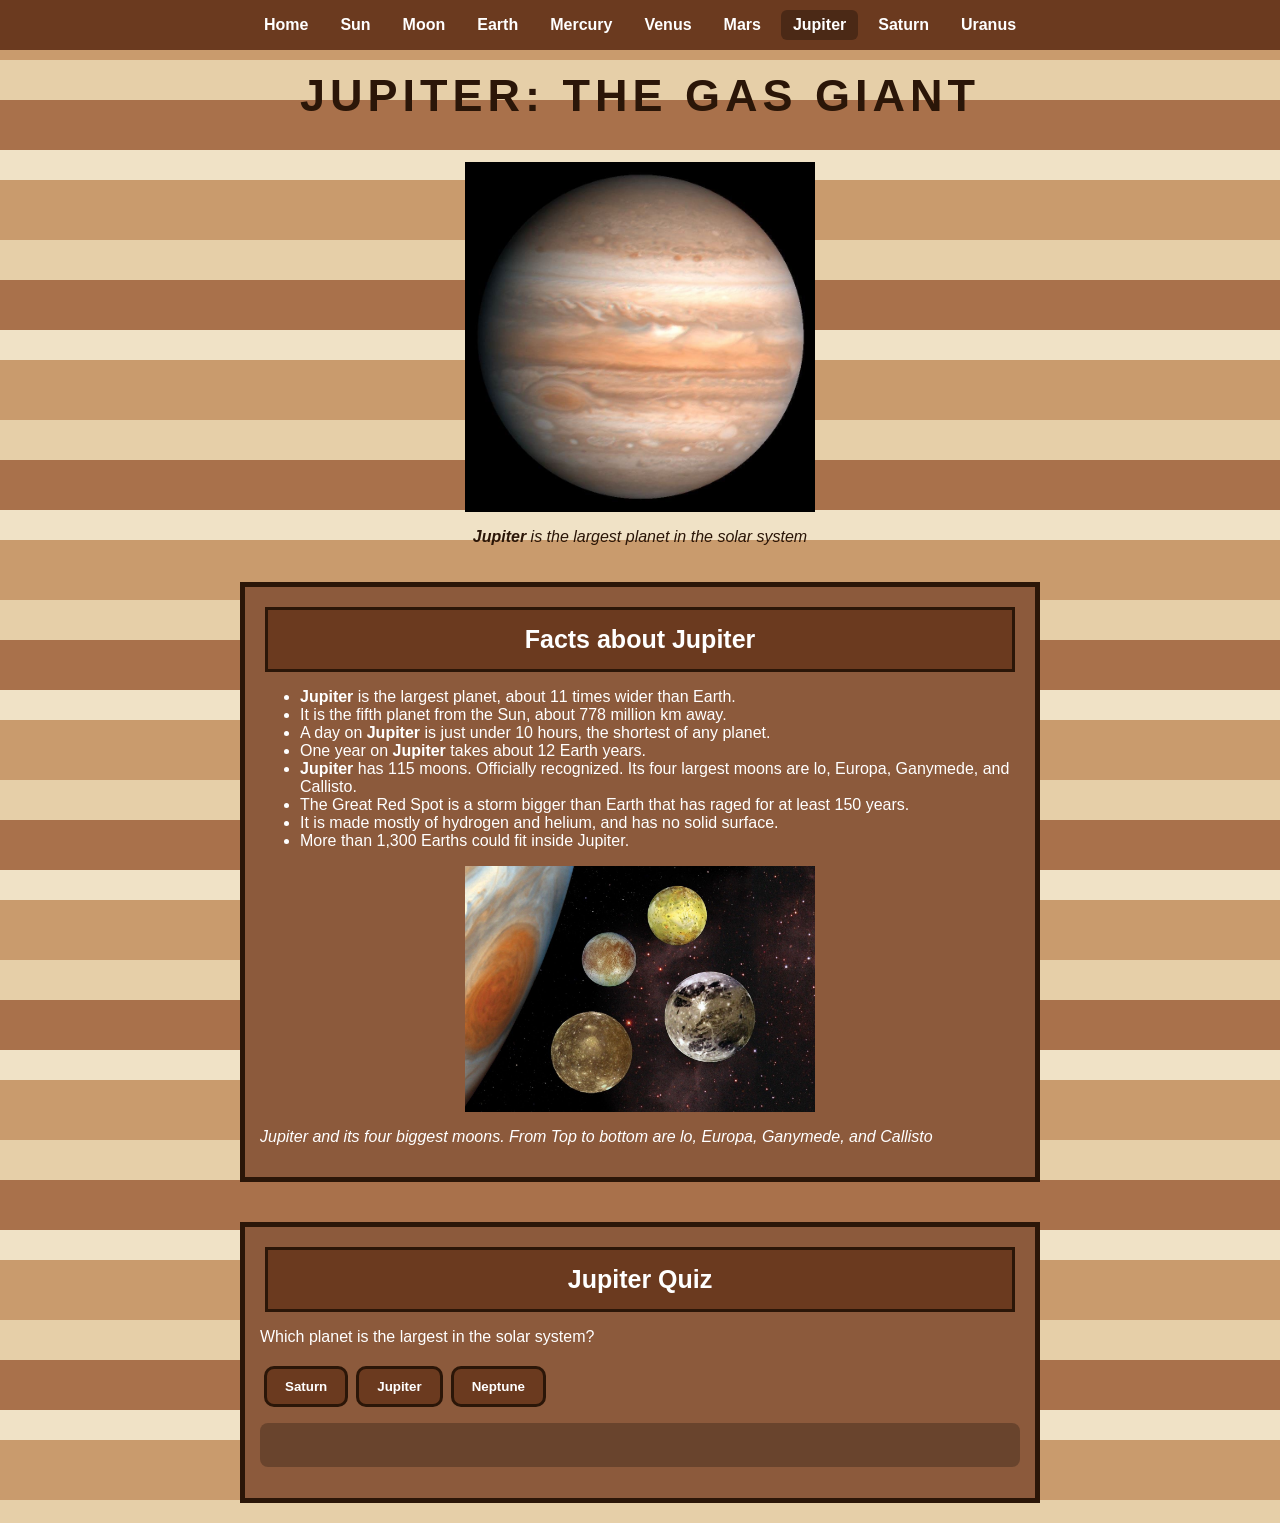
<file: planets/jupiter.html>
<!DOCTYPE html>
<html lang="en">
<head>
    <meta charset="UTF-8">
    <meta name="viewport" content="width=device-width, initial-scale=1.0">
    <title>Jupiter</title>
    <link rel="stylesheet" href="../css/base.css">
    <link rel="stylesheet" href="../css/jupiter.css">
</head>
<body class="jupiter-page">
    
    <!-- Navigation bar -->
    <nav class="navbar">
        <a href="../index.html">Home</a>
        <a href="../sun.html">Sun</a>
        <a href="../moon.html">Moon</a>
        <a href="earth.html">Earth</a>
        <a href="mercury.html">Mercury</a>
        <a href="venus.html">Venus</a>
        <a href="mars.html">Mars</a>
        <a href="jupiter.html" class="active">Jupiter</a>
        <a href="saturn.html">Saturn</a>
        <a href="uranus.html">Uranus</a>
    </nav>

    <!-- title -->
    <header class="page-header">
        <h1>Jupiter: The Gas Giant</h1>
    </header>

    <div class="sub-text">
        <img src="../images/jupiter.jpg" alt="Jupiter with its colorful cloud bands and Great Red Spot" width="350" height="350">
        <p><strong>Jupiter</strong> is the largest planet in the solar system</p>
    </div>

    <main class="container">

        <!-- Fun Facts -->
        <section class="card">
            <h3>Facts about Jupiter</h3>
            <ul>
                <li><strong>Jupiter</strong> is the largest planet, about 11 times wider than Earth.</li>
                <li>It is the fifth planet from the Sun, about 778 million km away.</li>
                <li>A day on <strong>Jupiter</strong> is just under 10 hours, the shortest of any planet.</li>
                <li>One year on <strong>Jupiter</strong> takes about 12 Earth years.</li>
                <li><strong>Jupiter</strong> has 115 moons. Officially recognized. Its four largest moons are lo, Europa, Ganymede, and Callisto.</li>
                <li>The Great Red Spot is a storm bigger than Earth that has raged for at least 150 years.</li>
                <li>It is made mostly of hydrogen and helium, and has no solid surface.</li>
                <li>More than 1,300 Earths could fit inside Jupiter.</li>
            </ul>
            <div class="sub-text">
            <img src="../images/jupiter2.jpg" alt="Jupiter and its large moons" width="350">
            <p>Jupiter and its four biggest moons. From Top to bottom are lo, Europa, Ganymede, and Callisto</p>
            </div> 
        </section>

        <!-- JavaScript feature -->
        <section class="card">
            <h3>Jupiter Quiz</h3>
            <p id="question"></p>
            <div id="answers"></div>
            <p class="output" id="feedback"></p>
        </section>

    </main>

    <script src="../js/jupiter.js"></script>
</body>
</html>
</file>
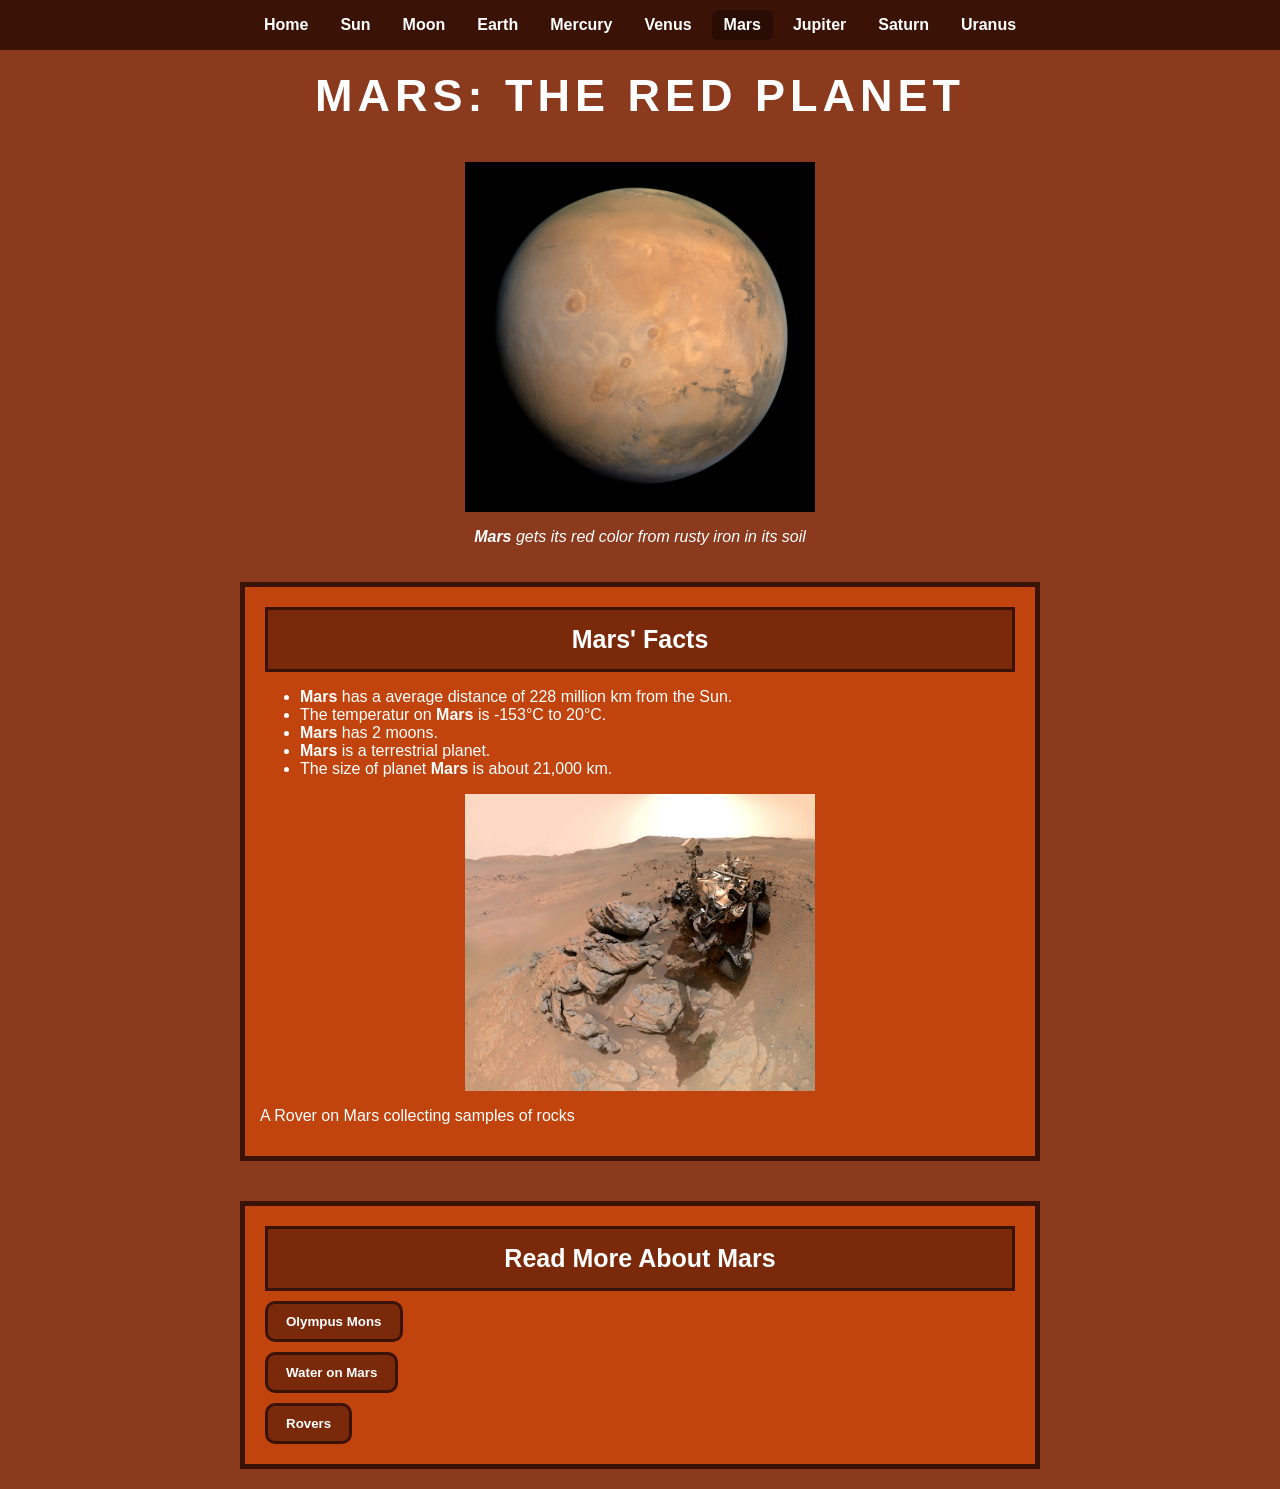
<file: planets/mars.html>
<!DOCTYPE html>
<html lang="en">
<head>
    <meta charset="UTF-8">
    <meta name="viewport" content="width=device-width, initial-scale=1.0">
    <title>Mars</title>
    <link rel="stylesheet" href="../css/base.css">
    <link rel="stylesheet" href="../css/mars.css">
</head>
<body class="mars-page">
    
    <!-- Navigation bar -->
    <nav class="navbar">
        <a href="../index.html">Home</a>
        <a href="../sun.html">Sun</a>
        <a href="../moon.html">Moon</a>
        <a href="earth.html">Earth</a>
        <a href="mercury.html">Mercury</a>
        <a href="venus.html">Venus</a>
        <a href="mars.html" class="active">Mars</a>
        <a href="jupiter.html">Jupiter</a>
        <a href="saturn.html">Saturn</a>
        <a href="uranus.html">Uranus</a>
    </nav>

    <!-- Title and main image -->
    <header class="page-header">
        <h1>Mars: The Red Planet</h1>
    </header>

    <div class="sub-text">
        <img src="../images/mars.png" alt="Mars, a red-orange planet" width="350" height="350">
        <p><strong>Mars</strong> gets its red color from rusty iron in its soil</p>
    </div>

    <main class="container">

        <!-- Facts (second image at the bottom) -->
        <section class="card">
            <h3>Mars' Facts</h3>
            <ul>
                <li><strong>Mars</strong> has a average distance of 228 million km from the Sun.</li>
                <li>The temperatur on <strong>Mars</strong> is -153°C to 20°C.</li>
                <li><strong>Mars</strong> has 2 moons.</li>
                <li><strong>Mars</strong> is a terrestrial planet.</li>
                <li>The size of planet <strong>Mars</strong> is about 21,000 km.</li>
            </ul>
            <img src="../images/mars2.webp" alt="A rover on the rocky red surface of Mars" width="350">
            <p>A Rover on Mars collecting samples of rocks</p>
        </section>

        <!-- JavaScript feature -->
        <section class="card">
            <h3>Read More About Mars</h3>
            <button class="btn read-btn" data-target="more1">Olympus Mons</button>
            <p class="more hidden" id="more1">Olympus Mons is a large volcano, and the tallest mountain in the solar system. Named after the 
                mythological home of the greek gods. Olympus Mons is almost three times taller than Mount Everest and roughly the size
                of the state of Arizona.
            </p>

            <button class="btn read-btn" data-target="more2">Water on Mars</button>
            <p class="more hidden" id="more2">Mars once had rivers and lakes. Today scientists has discovered complex water activity on rocks underground.</p>

            <button class="btn read-btn" data-target="more3">Rovers</button>
            <p class="more hidden" id="more3">NASA's Perseverance rover landed in Jezero Crater in 2021 to search for signs of ancient life and collect rock samples.
                Then on Sepetember 2023, the Rover founded complex water underground. Called the "Margin Unit".
            </p>
        </section>

    </main>

    <script src="../js/mars.js"></script>
</body>
</html>
</file>
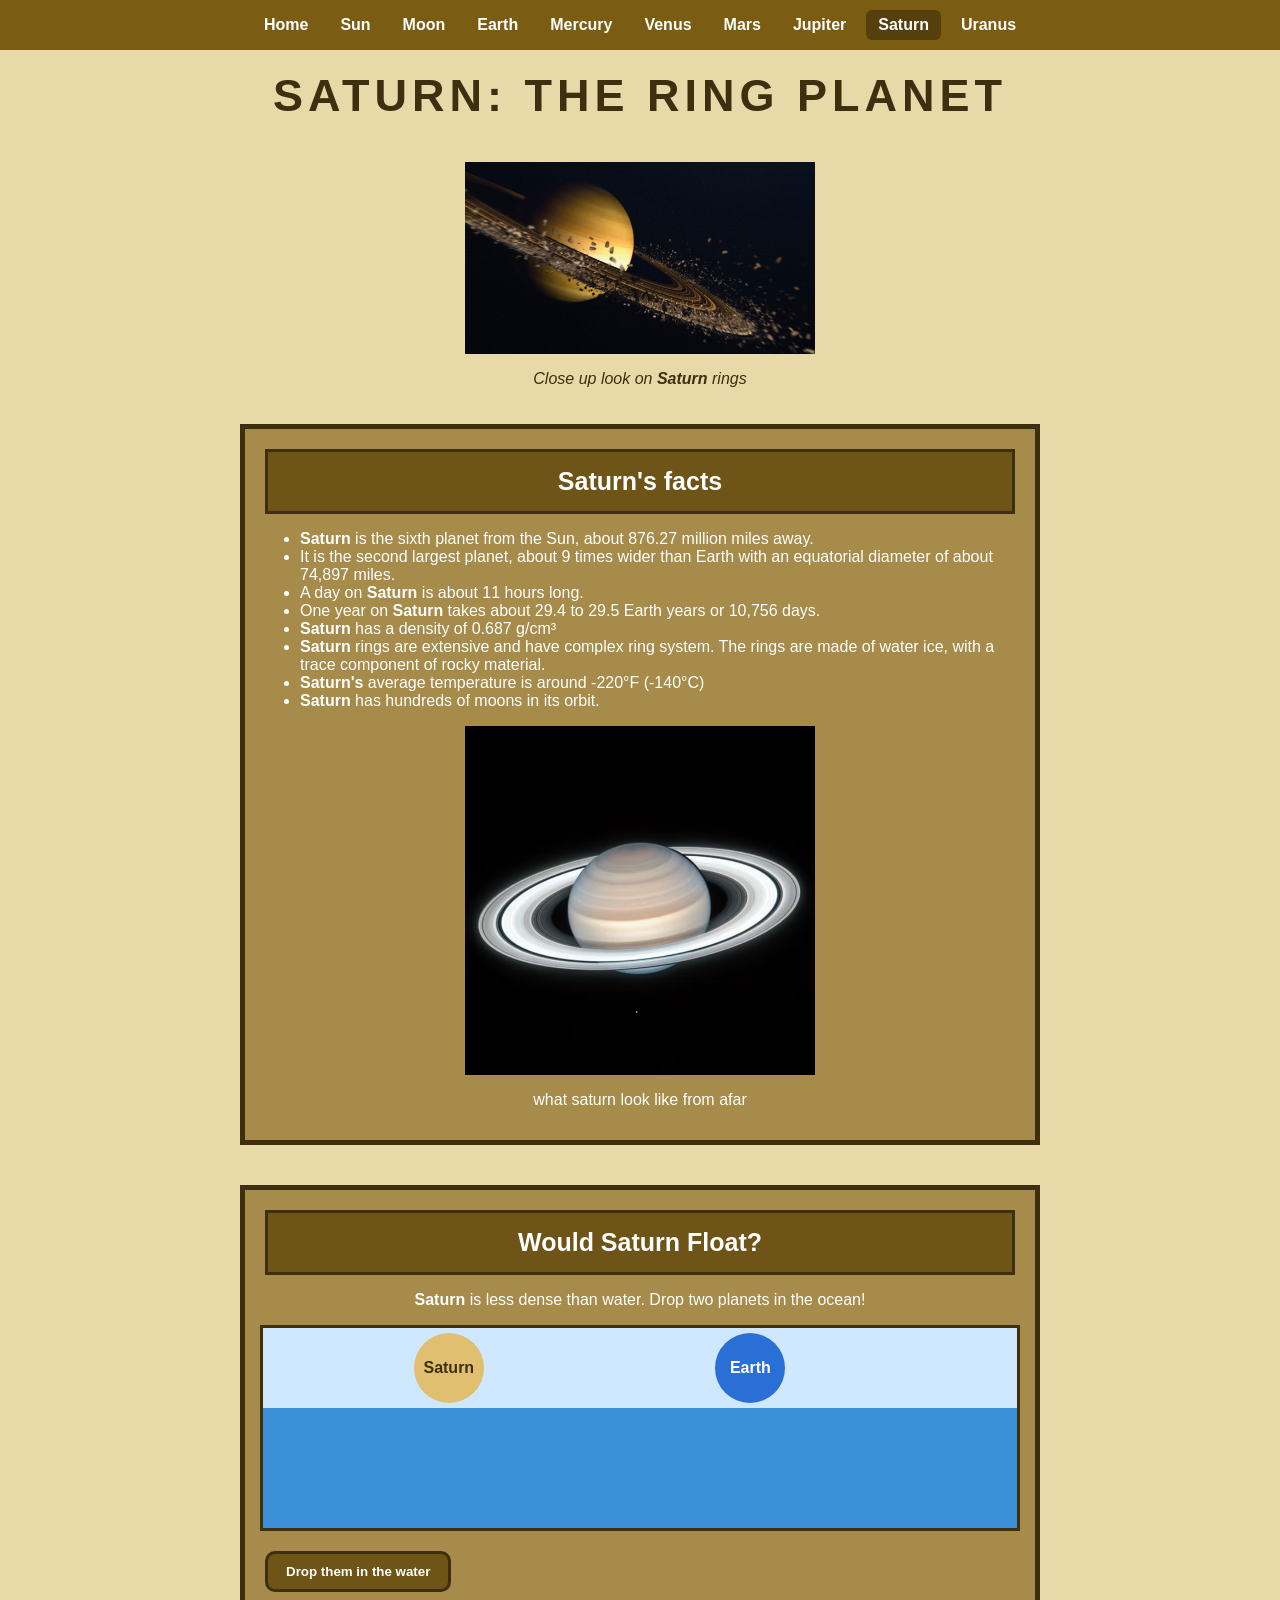
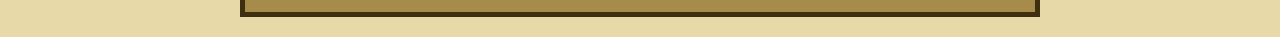
<file: planets/saturn.html>
<!DOCTYPE html>
<html lang="en">
<head>
    <meta charset="UTF-8">
    <meta name="viewport" content="width=device-width, initial-scale=1.0">
    <title>Saturn</title>
    <link rel="stylesheet" href="../css/base.css">
    <link rel="stylesheet" href="../css/saturn.css">
</head>
<body class="saturn-page">
    
     <!-- Navigation bar -->
    <nav class="navbar">
        <a href="../index.html">Home</a>
        <a href="../sun.html">Sun</a>
        <a href="../moon.html">Moon</a>
        <a href="earth.html">Earth</a>
        <a href="mercury.html">Mercury</a>
        <a href="venus.html">Venus</a>
        <a href="mars.html">Mars</a>
        <a href="jupiter.html">Jupiter</a>
        <a href="saturn.html" class="active">Saturn</a>
        <a href="uranus.html">Uranus</a>
    </nav>

    <!-- Main header -->
    <header class="page-header">
        <h1>Saturn: The Ring Planet</h1>
    </header>

    <div class="sub-text">
        <img src="../images/saturn.webp" alt="Saturn with its bright rings" width="350">
        <p>Close up look on <strong>Saturn</strong> rings</p>
    </div>

    <main class="container">

        <!-- Facts (second image at the bottom) -->
        <section class="card">
            <h3>Saturn's facts</h3>
            <ul>
                <li><strong>Saturn</strong> is the sixth planet from the Sun, about 876.27 million miles away.</li>
                <li>It is the second largest planet, about 9 times wider than Earth with an equatorial diameter of about 74,897 miles.</li>
                <li>A day on <strong>Saturn</strong> is about 11 hours long.</li>
                <li>One year on <strong>Saturn</strong> takes about 29.4 to 29.5 Earth years or 10,756 days.</li>
                <li><strong>Saturn</strong> has a density of 0.687 g/cm³</li>
                <li><strong>Saturn</strong> rings are extensive and have complex ring system. The rings are made of water ice, with a trace component of rocky material.</li>
                <li><strong>Saturn's</strong> average temperature is around -220°F (-140°C)</li>
                <li><strong>Saturn</strong> has hundreds of moons in its orbit.</li>
            </ul>
            <img src="../images/saturn2.avif" alt="Close-up of Saturn's rings made of ice" width="350">
            <p>what saturn look like from afar</p>
        </section>

        <!-- JS feature -->
        <section class="card">
            <h3>Would Saturn Float?</h3>
            <p><strong>Saturn</strong> is less dense than water. Drop two planets in the ocean!</p>
            <div class="tub" id="tub">
                <div class="ball saturn-ball">Saturn</div>
                <div class="ball earth-ball">Earth</div>
            </div>
            <button class="btn" id="drop">Drop them in the water</button>
        </section>

    </main>

    <script src="../js/saturn.js"></script>
</body>
</html>
</file>
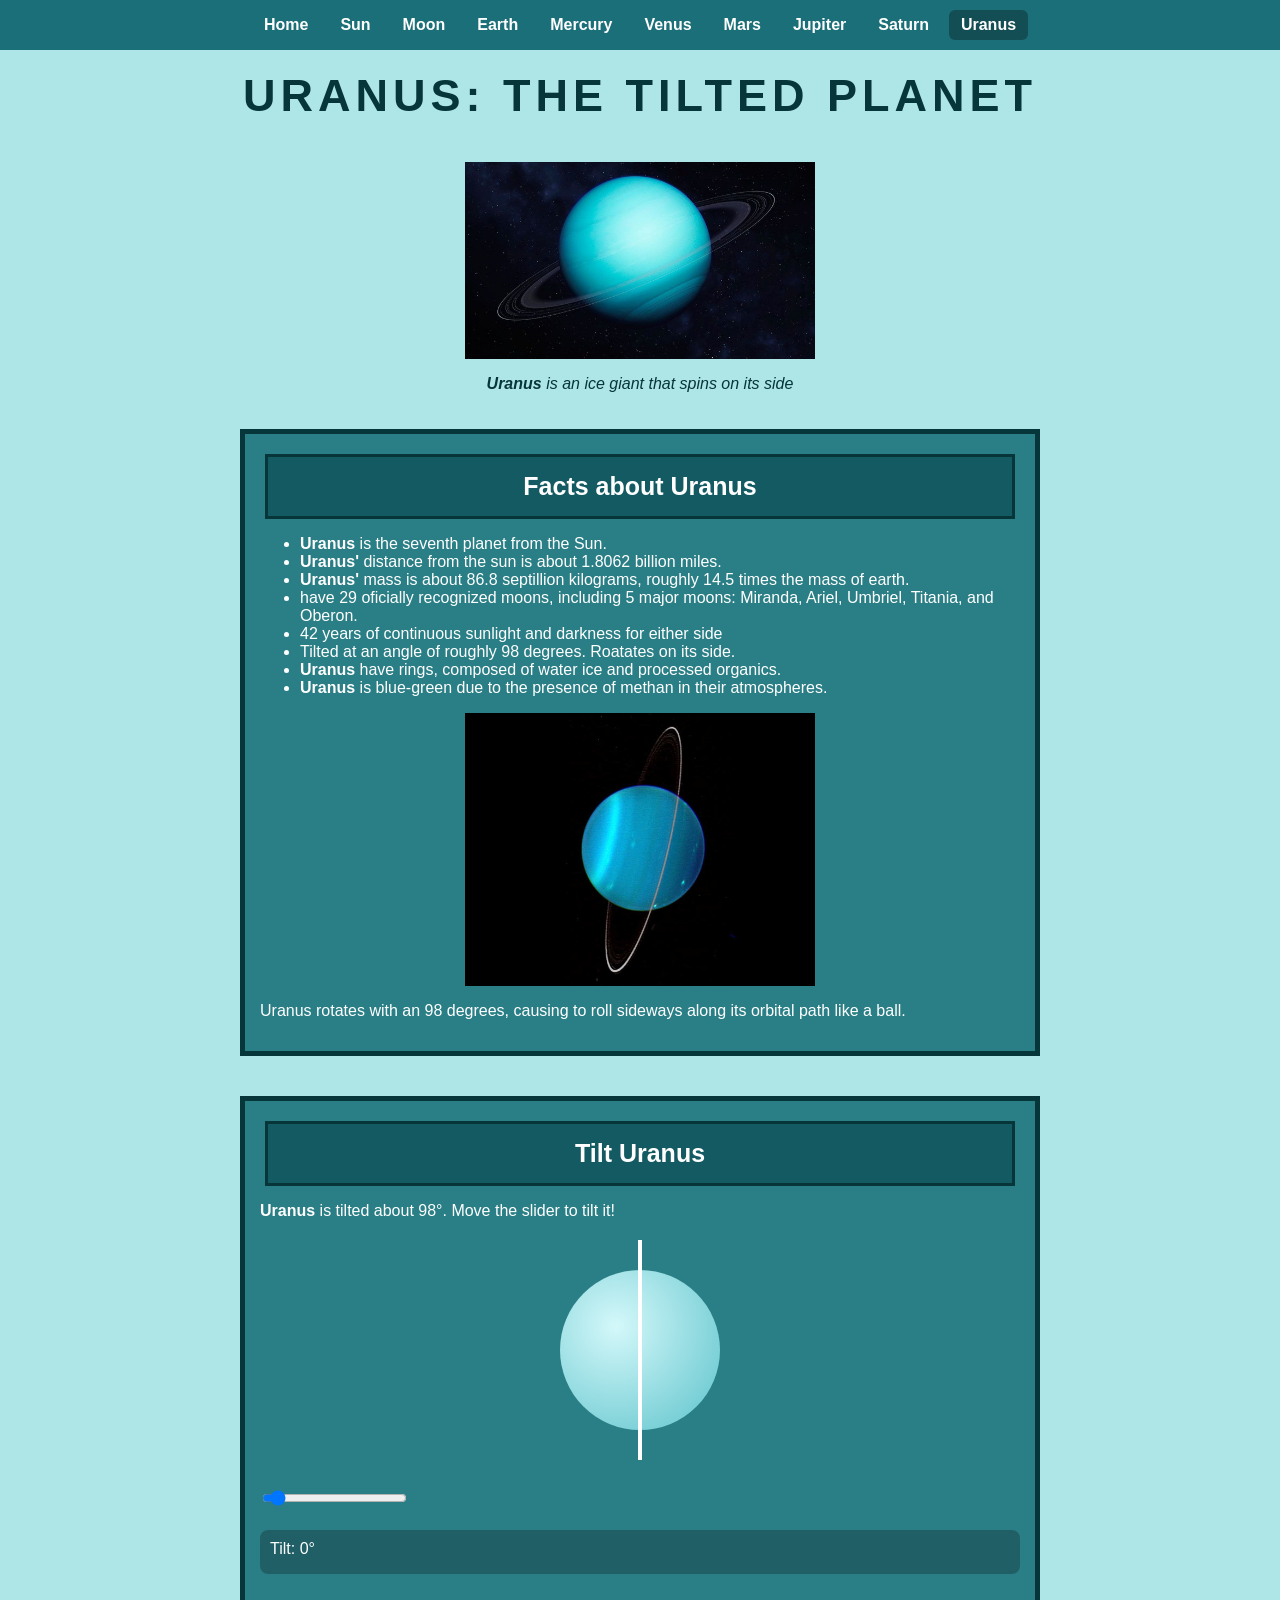
<file: planets/uranus.html>
<!DOCTYPE html>
<html lang="en">
<head>
    <meta charset="UTF-8">
    <meta name="viewport" content="width=device-width, initial-scale=1.0">
    <title>Uranus</title>
    <link rel="stylesheet" href="../css/base.css">
    <link rel="stylesheet" href="../css/uranus.css">

</head>
<body class="uranus-page">
    
     <!-- Navigation bar -->
    <nav class="navbar">
        <a href="../index.html">Home</a>
        <a href="../sun.html">Sun</a>
        <a href="../moon.html">Moon</a>
        <a href="earth.html">Earth</a>
        <a href="mercury.html">Mercury</a>
        <a href="venus.html">Venus</a>
        <a href="mars.html">Mars</a>
        <a href="jupiter.html">Jupiter</a>
        <a href="saturn.html">Saturn</a>
        <a href="uranus.html" class="active">Uranus</a>
    </nav>

    <!-- Main headline -->
    <header class="page-header">
        <h1>Uranus: The Tilted Planet</h1>
    </header>

    <div class="sub-text">
        <img src="../images/uranus.jpg" alt="Uranus, a pale blue-green planet" width="350">
        <p><strong>Uranus</strong> is an ice giant that spins on its side</p>
    </div>

    <main class="container">

        <!-- Fun Facts -->
        <section class="card">
            <h3> Facts about Uranus</h3>
            <ul>
                <li><strong>Uranus</strong> is the seventh planet from the Sun.</li>
                <li><strong>Uranus'</strong> distance from the sun is about 1.8062 billion miles.</li>
                <li><strong>Uranus'</strong> mass is about 86.8 septillion kilograms, roughly 14.5 times the mass of earth.</li>
                <li>have 29 oficially recognized moons, including 5 major moons: Miranda, Ariel, Umbriel, Titania, and Oberon.</li>
                <li>42 years of continuous sunlight and darkness for either side</li>
                <li>Tilted at an angle of roughly 98 degrees. Roatates on its side.</li>
                <li><strong>Uranus</strong> have rings, composed of water ice and processed organics.</li>
                <li><strong>Uranus</strong> is blue-green due to the presence of methan in their atmospheres.</li>
            </ul>
            <img src="../images/uranus2.jpg" alt="Uranus with its faint rings" width="350">
            <p>Uranus rotates with an 98 degrees, causing to roll sideways along its orbital path like a ball.</p>
        </section>

        <!-- JavaScript feature -->
        <section class="card">
            <h3>Tilt Uranus</h3>
            <p><strong>Uranus</strong> is tilted about 98°. Move the slider to tilt it!</p>
            <div class="tilt-box" id="tilt-box"></div>
            <input type="range" id="tilt" min="0" max="98" value="0">
            <p class="output" id="tilt-text">Tilt: 0°</p>
        </section>

    </main>

    <script src="../js/uranus.js"></script>
</body>
</html>
</file>
<file: css/base.css>
/* ---------- Every page uses this style ---------- */
body {
    margin: 0;
    min-height: 100vh;
    font-family: Arial, sans-serif;
    text-align: center;
    background-color: var(--page-bg);   /* each page sets its own colors */
    color: var(--text);
}

/* Navigation bar */
.navbar {
    display: flex;
    flex-wrap: wrap;
    justify-content: center;
    gap: 8px;
    padding: 10px;
    background-color: var(--nav-bg);
}

.navbar a {
    color: var(--nav-text);
    text-decoration: none;
    font-weight: bold;
    padding: 6px 12px;
    border-radius: 6px;
}

.navbar a:hover  { background-color: rgba(255, 255, 255, 0.25); }
.navbar a.active { background-color: rgba(0, 0, 0, 0.3); }

/* Page title */
.page-header h1 {
    padding: 10px;
    margin-top: 10px;
    font-size: 45px;
    text-transform: uppercase;
    letter-spacing: 5px;
}

/* Image + caption under the title */
.sub-text img {
    display: block;
    margin: 0 auto;
}

.sub-text p {
    font-style: italic;
}

/* Layout for the content cards */
.container {
    display: flex;
    flex-direction: column;
    align-items: center;
}

.card {
    box-sizing: border-box;
    width: 800px;
    max-width: 90%;
    margin: 20px;
    padding: 15px;
    background-color: var(--card-bg);
    border: 5px solid var(--card-border);
    color: var(--card-text);
    text-align: left;
}

.card h3 {
    margin: 5px;
    padding: 15px;
    font-size: 25px;
    background-color: var(--heading-bg);
    border: 3px solid var(--card-border);
    color: white;
    text-align: center;
}

.card img {
    display: block;
    margin: 10px auto;
    max-width: 100%;
}


 .btn {
    padding: 10px 18px;
    margin: 5px;
    border: 3px solid var(--card-border);
    border-radius: 10px;
    background-color: var(--heading-bg);
    color: white;
    font-family: inherit;
    font-weight: bold;
    cursor: pointer;
}
.btn:hover { 
    filter: brightness(1.25); 
}
input, select { 
    padding: 8px; 
    border-radius: 6px; 
    font-family: inherit; 
}
.output {
    margin-top: 12px;
    padding: 10px;
    min-height: 24px;
    background-color: rgba(0, 0, 0, 0.25);
    border-radius: 8px;
}

.hidden {display: none !important;}
</file>
<file: css/jupiter.css>
/* Styling for Jupiter webpage */
.jupiter-page {
    --page-bg: #C99B6D;
    --text: #2b1608;
    --nav-bg: #6b3a1f;
    --nav-text: white;
    --card-bg: #8C5A3C;
    --card-border: #2b1608;
    --card-text: white;
    --heading-bg: #6b3a1f;
    --font: Palatino Linotype, serif;
}

/* Jupiter's cloud bands */
.jupiter-page {
    background-image: repeating-linear-gradient(#C99B6D 0 60px, #E6CFA8 60px 100px,
                                                #A9714B 100px 150px, #F0E2C6 150px 180px);
}
#answers .btn { margin: 4px; }
</file>
<file: css/mars.css>
/* styling for Mars webpage */
.mars-page {
    --page-bg: #8B3A1E;
    --text: white;
    --nav-bg: #3b1206;
    --nav-text: white;
    --card-bg: #C1440E;
    --card-border: #3b1206;
    --card-text: white;
    --heading-bg: #7a2a0a;
    --font: Trebuchet MS, sans-serif;
}

/* Hidden "read more" text blocks */
.more { 
    margin: 8px 0 16px; 
    padding: 10px; 
    background: rgba(0, 0, 0, 0.25); 
    border-radius: 8px; 
}
.read-btn { 
    display: block; 
    margin-top: 10px; 
}
</file>
<file: css/saturn.css>
/* Styling for Saturn webpage */
.saturn-page {
    --page-bg: #E8D9A8;
    --text: #3d2f0f;
    --nav-bg: #7a5c12;
    --nav-text: white;
    --card-bg: #A68B4B;
    --card-border: #3d2f0f;
    --card-text: white;
    --heading-bg: #6e5416;
    --font: Garamond, Georgia, serif;
}

.card p {
    text-align: center;
}

/* The bathtub: light blue "air" on top, darker blue water below */
.tub { 
    position: relative; 
    height: 200px; 
    margin-bottom: 15px; 
    overflow: hidden;
    border: 3px solid #3d2f0f; 
    background: linear-gradient(#cfe8ff 0 40%, #3a8fd8 40%); 
}
.ball { 
    position: absolute; 
    top: 5px; 
    width: 70px; 
    height: 70px; 
    border-radius: 50%;
    display: flex; 
    justify-content: center; 
    align-items: center; 
    font-weight: bold;
    transition: top 1.5s; 
}
.saturn-ball { 
    left: 20%; 
    background: #e0c070; 
    color: #3d2f0f; 
}
.earth-ball  { 
    left: 60%; 
    background: #2a6fd6; 
    color: white; 
}

/* After the drop: Saturn floats, Earth sinks */
.in-water .saturn-ball { top: 50px; }
.in-water .earth-ball  { top: 125px; }
</file>
<file: css/uranus.css>
.uranus-page {
    --page-bg: #AEE6E8;
    --text: #06353a;
    --nav-bg: #1b6f78;
    --nav-text: white;
    --card-bg: #2a7f86;
    --card-border: #06353a;
    --card-text: white;
    --heading-bg: #145a62;
    --font: Trebuchet MS, sans-serif;
}

/* The planet is a circle; the white line is its spin axis */
.tilt-box { 
    position: relative; 
    width: 160px; 
    height: 160px; 
    margin: 50px auto; 
    border-radius: 50%;
    background: radial-gradient(circle at 35% 35%, #d4f8fa, #5cc3cb); 
}
.tilt-box::after { 
    content: ""; 
    position: absolute; 
    left: 50%; 
    top: -30px; 
    width: 4px; 
    height: 220px;
    margin-left: -2px; 
    background: white; 
}
</file>
